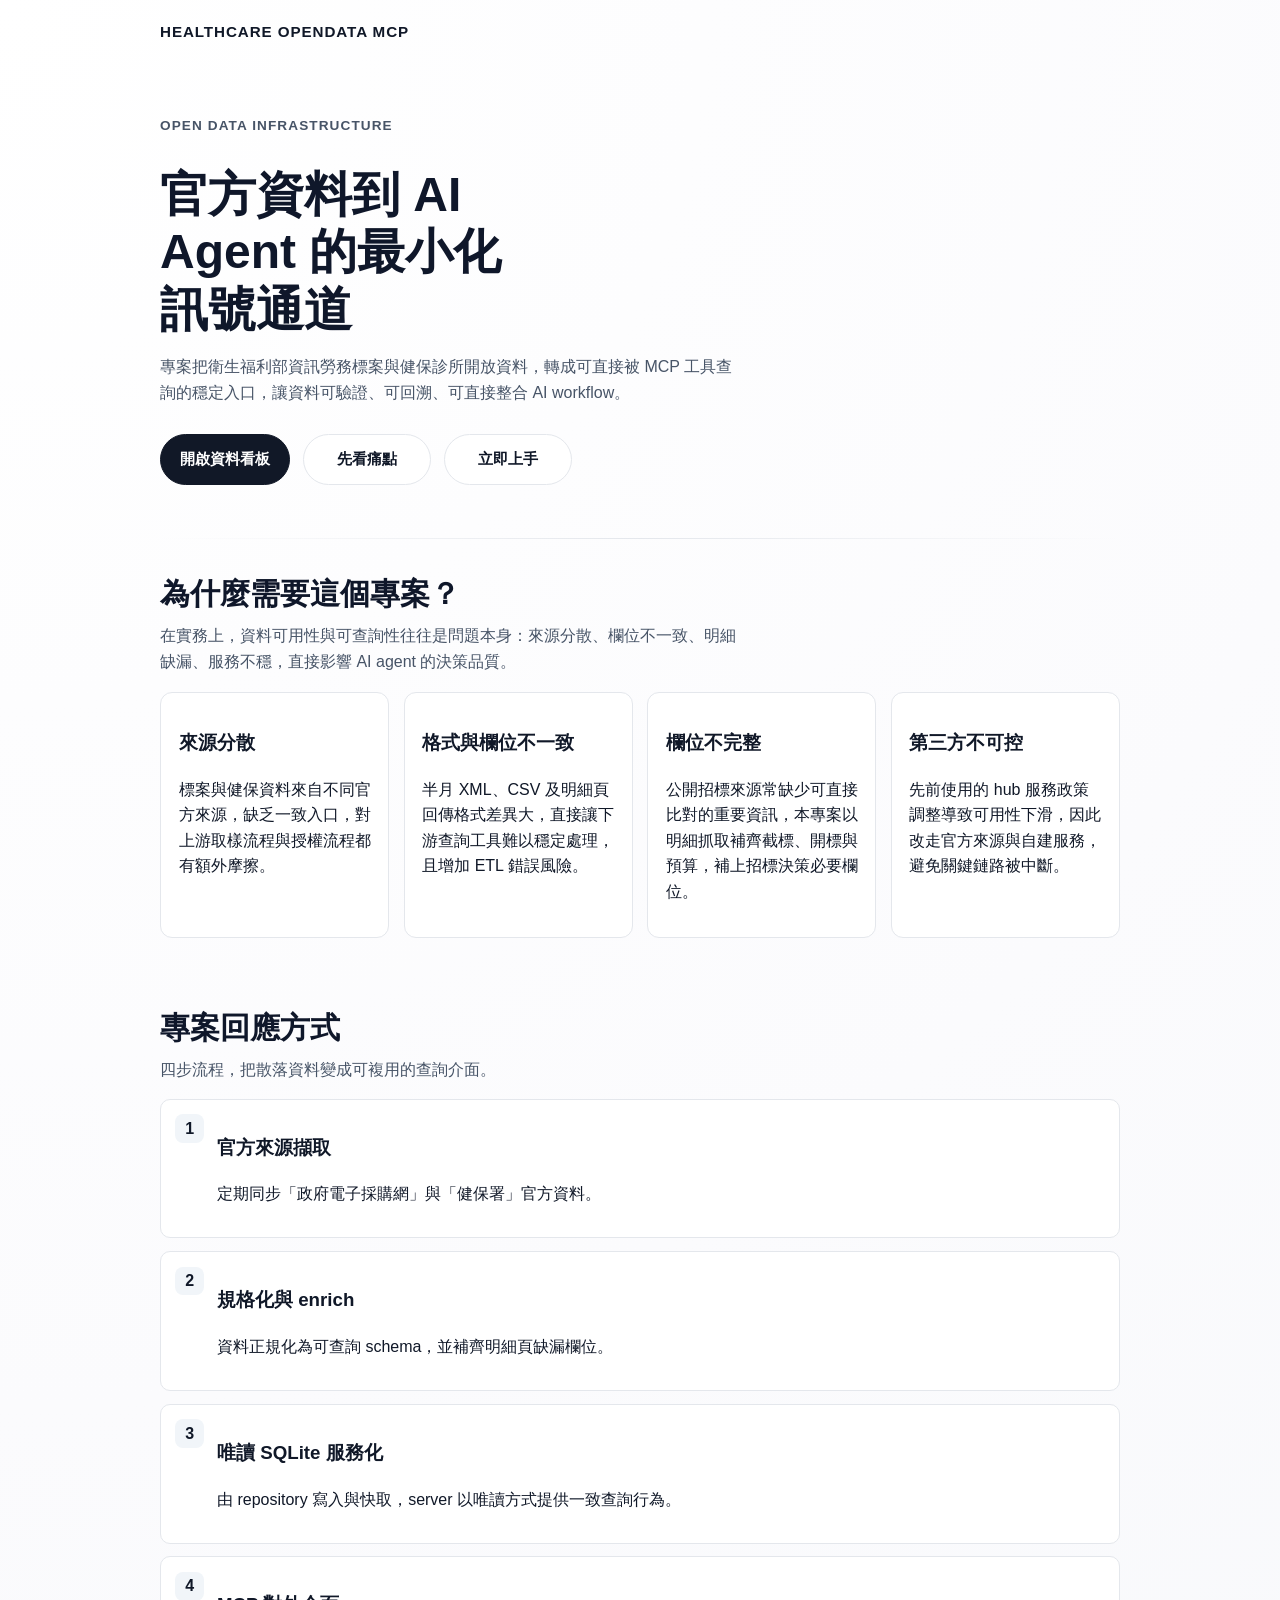
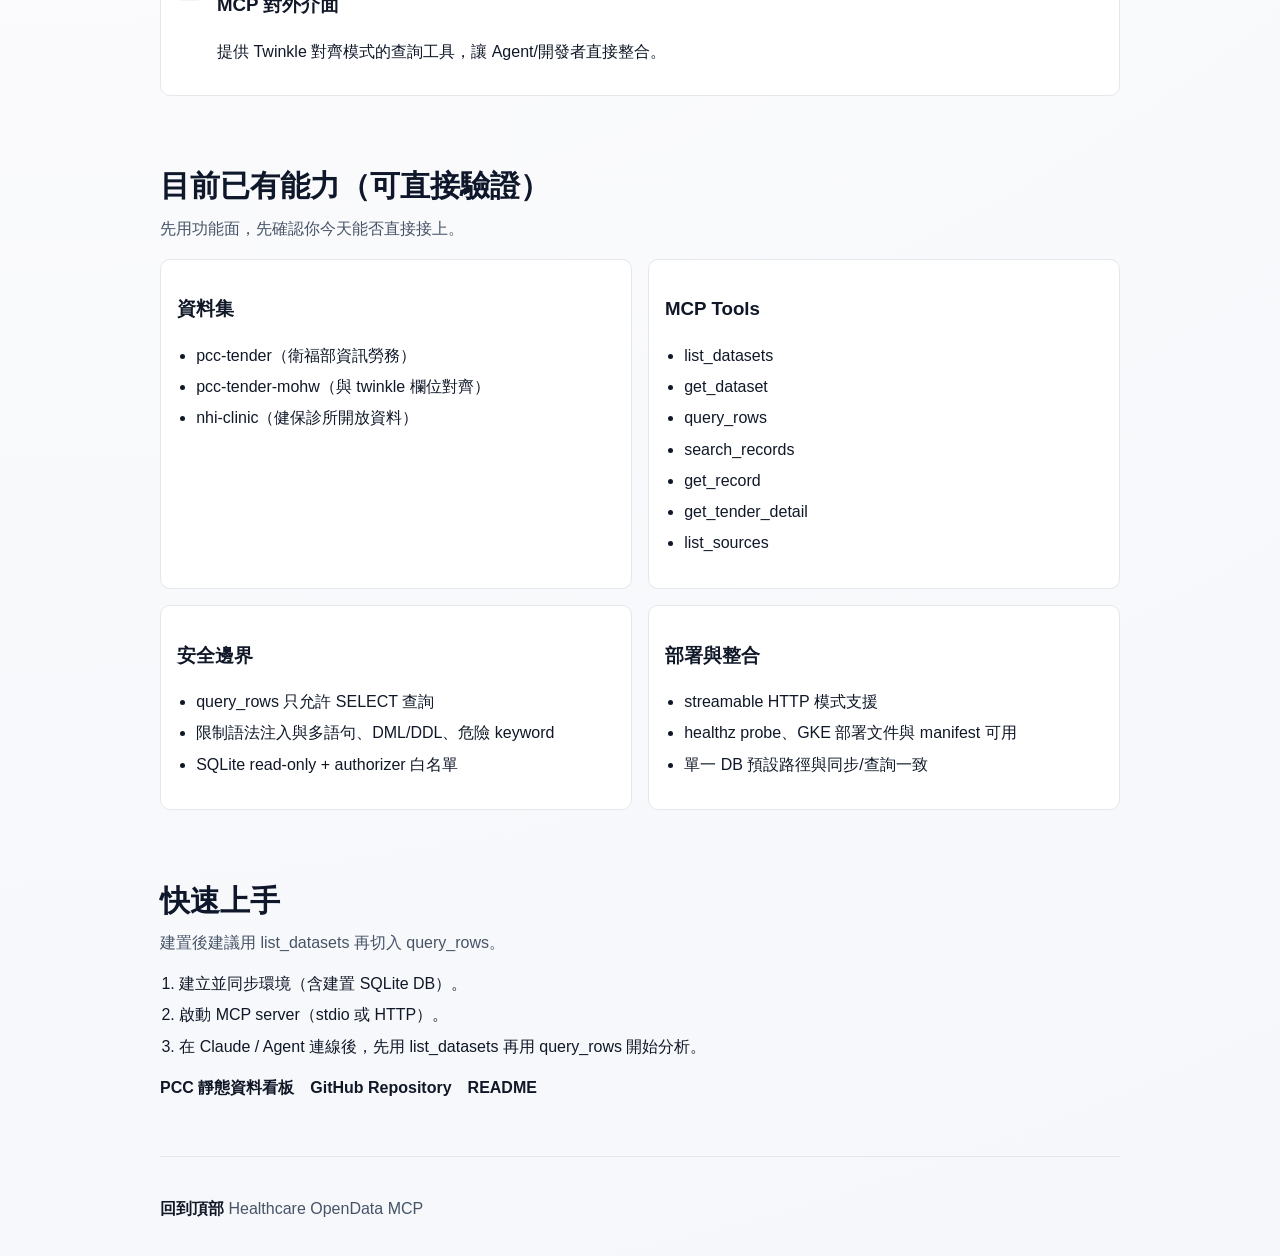
<file: docs/index.html>
<!doctype html>
<html lang="zh-Hant">
<head>
  <meta charset="UTF-8" />
  <meta name="viewport" content="width=device-width, initial-scale=1.0" />
  <title>Healthcare OpenData MCP | 問題導向入口</title>
  <meta name="description" content="衛生福利部資訊勞務標案與健保診所開放資料的 MCP 工具，聚焦 Twinkle Hub query_rows 相容的可靠資料存取。" />
  <link rel="stylesheet" href="styles.css" />
  <meta name="version" content="minimal-frontend-2026-07-06" />
</head>
<body>
  <header class="topbar">
    <a href="#top">Healthcare OpenData MCP</a>
  </header>
  <main class="page">
    <section class="hero" id="top">
      <p class="eyebrow">Open Data Infrastructure</p>
      <h1>官方資料到 AI Agent 的最小化訊號通道</h1>
      <p>
        專案把衛生福利部資訊勞務標案與健保診所開放資料，轉成可直接被 MCP 工具查詢的穩定入口，讓資料可驗證、可回溯、可直接整合 AI workflow。
      </p>
      <div class="hero-actions">
        <a class="btn btn-primary" href="dashboard/">開啟資料看板</a>
        <a class="btn btn-outline" href="#problem">先看痛點</a>
        <a class="btn btn-outline" href="#get-started">立即上手</a>
      </div>
    </section>

    <section class="container" id="problem">
      <div class="section-head">
        <h2>為什麼需要這個專案？</h2>
        <p class="section-intro">
          在實務上，資料可用性與可查詢性往往是問題本身：來源分散、欄位不一致、明細缺漏、服務不穩，直接影響 AI agent 的決策品質。
        </p>
      </div>
      <div class="cards">
        <article class="card">
          <h3>來源分散</h3>
          <p>標案與健保資料來自不同官方來源，缺乏一致入口，對上游取樣流程與授權流程都有額外摩擦。</p>
        </article>
        <article class="card">
          <h3>格式與欄位不一致</h3>
          <p>半月 XML、CSV 及明細頁回傳格式差異大，直接讓下游查詢工具難以穩定處理，且增加 ETL 錯誤風險。</p>
        </article>
        <article class="card">
          <h3>欄位不完整</h3>
          <p>公開招標來源常缺少可直接比對的重要資訊，本專案以明細抓取補齊截標、開標與預算，補上招標決策必要欄位。</p>
        </article>
        <article class="card">
          <h3>第三方不可控</h3>
          <p>先前使用的 hub 服務政策調整導致可用性下滑，因此改走官方來源與自建服務，避免關鍵鏈路被中斷。</p>
        </article>
      </div>
    </section>

    <section class="container" id="response">
      <div class="section-head">
        <h2>專案回應方式</h2>
        <p class="section-intro">四步流程，把散落資料變成可複用的查詢介面。</p>
      </div>
      <ol class="flow">
        <li>
          <span>1</span>
          <div>
            <h3>官方來源擷取</h3>
            <p>定期同步「政府電子採購網」與「健保署」官方資料。</p>
          </div>
        </li>
        <li>
          <span>2</span>
          <div>
            <h3>規格化與 enrich</h3>
            <p>資料正規化為可查詢 schema，並補齊明細頁缺漏欄位。</p>
          </div>
        </li>
        <li>
          <span>3</span>
          <div>
            <h3>唯讀 SQLite 服務化</h3>
            <p>由 repository 寫入與快取，server 以唯讀方式提供一致查詢行為。</p>
          </div>
        </li>
        <li>
          <span>4</span>
          <div>
            <h3>MCP 對外介面</h3>
            <p>提供 Twinkle 對齊模式的查詢工具，讓 Agent/開發者直接整合。</p>
          </div>
        </li>
      </ol>
    </section>

    <section class="container" id="capabilities">
      <div class="section-head">
        <h2>目前已有能力（可直接驗證）</h2>
        <p class="section-intro">先用功能面，先確認你今天能否直接接上。</p>
      </div>
      <div class="cap-grid">
        <article>
          <h3>資料集</h3>
          <ul>
            <li>pcc-tender（衛福部資訊勞務）</li>
            <li>pcc-tender-mohw（與 twinkle 欄位對齊）</li>
            <li>nhi-clinic（健保診所開放資料）</li>
          </ul>
        </article>
        <article>
          <h3>MCP Tools</h3>
          <ul>
            <li>list_datasets</li>
            <li>get_dataset</li>
            <li>query_rows</li>
            <li>search_records</li>
            <li>get_record</li>
            <li>get_tender_detail</li>
            <li>list_sources</li>
          </ul>
        </article>
        <article>
          <h3>安全邊界</h3>
          <ul>
            <li>query_rows 只允許 SELECT 查詢</li>
            <li>限制語法注入與多語句、DML/DDL、危險 keyword</li>
            <li>SQLite read-only + authorizer 白名單</li>
          </ul>
        </article>
        <article>
          <h3>部署與整合</h3>
          <ul>
            <li>streamable HTTP 模式支援</li>
            <li>healthz probe、GKE 部署文件與 manifest 可用</li>
            <li>單一 DB 預設路徑與同步/查詢一致</li>
          </ul>
        </article>
      </div>
    </section>

    <section class="container" id="get-started">
      <div class="section-head">
        <h2>快速上手</h2>
        <p class="section-intro">建置後建議用 list_datasets 再切入 query_rows。</p>
      </div>
      <ol>
        <li>建立並同步環境（含建置 SQLite DB）。</li>
        <li>啟動 MCP server（stdio 或 HTTP）。</li>
        <li>在 Claude / Agent 連線後，先用 list_datasets 再用 query_rows 開始分析。</li>
      </ol>
      <div class="links">
        <a href="dashboard/">PCC 靜態資料看板</a>
        <a href="https://github.com/trionnemesis/healthcare-opendata-mcp">GitHub Repository</a>
        <a href="https://github.com/trionnemesis/healthcare-opendata-mcp/blob/master/README.md">README</a>
      </div>
    </section>
  </main>

  <footer>
    <a href="#top">回到頂部</a>
    <span>Healthcare OpenData MCP</span>
  </footer>
</body>
</html>
</file>
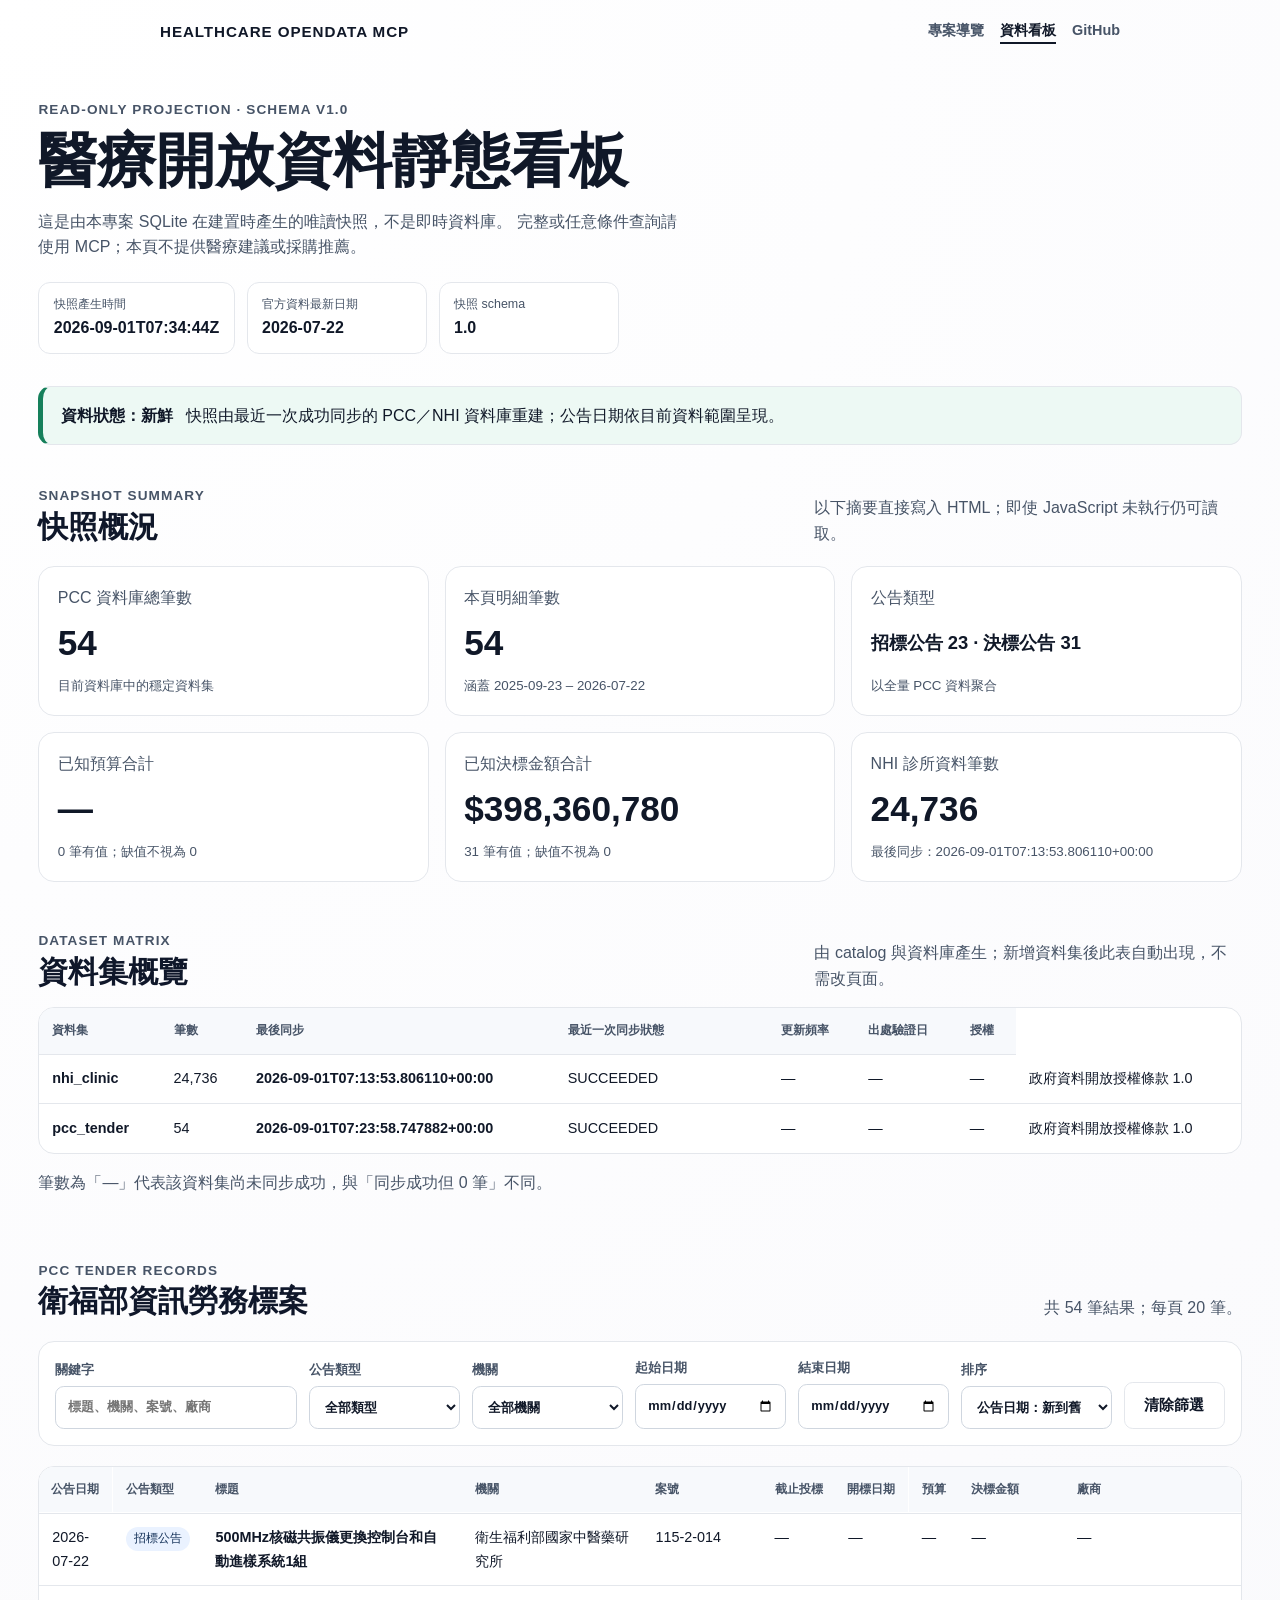
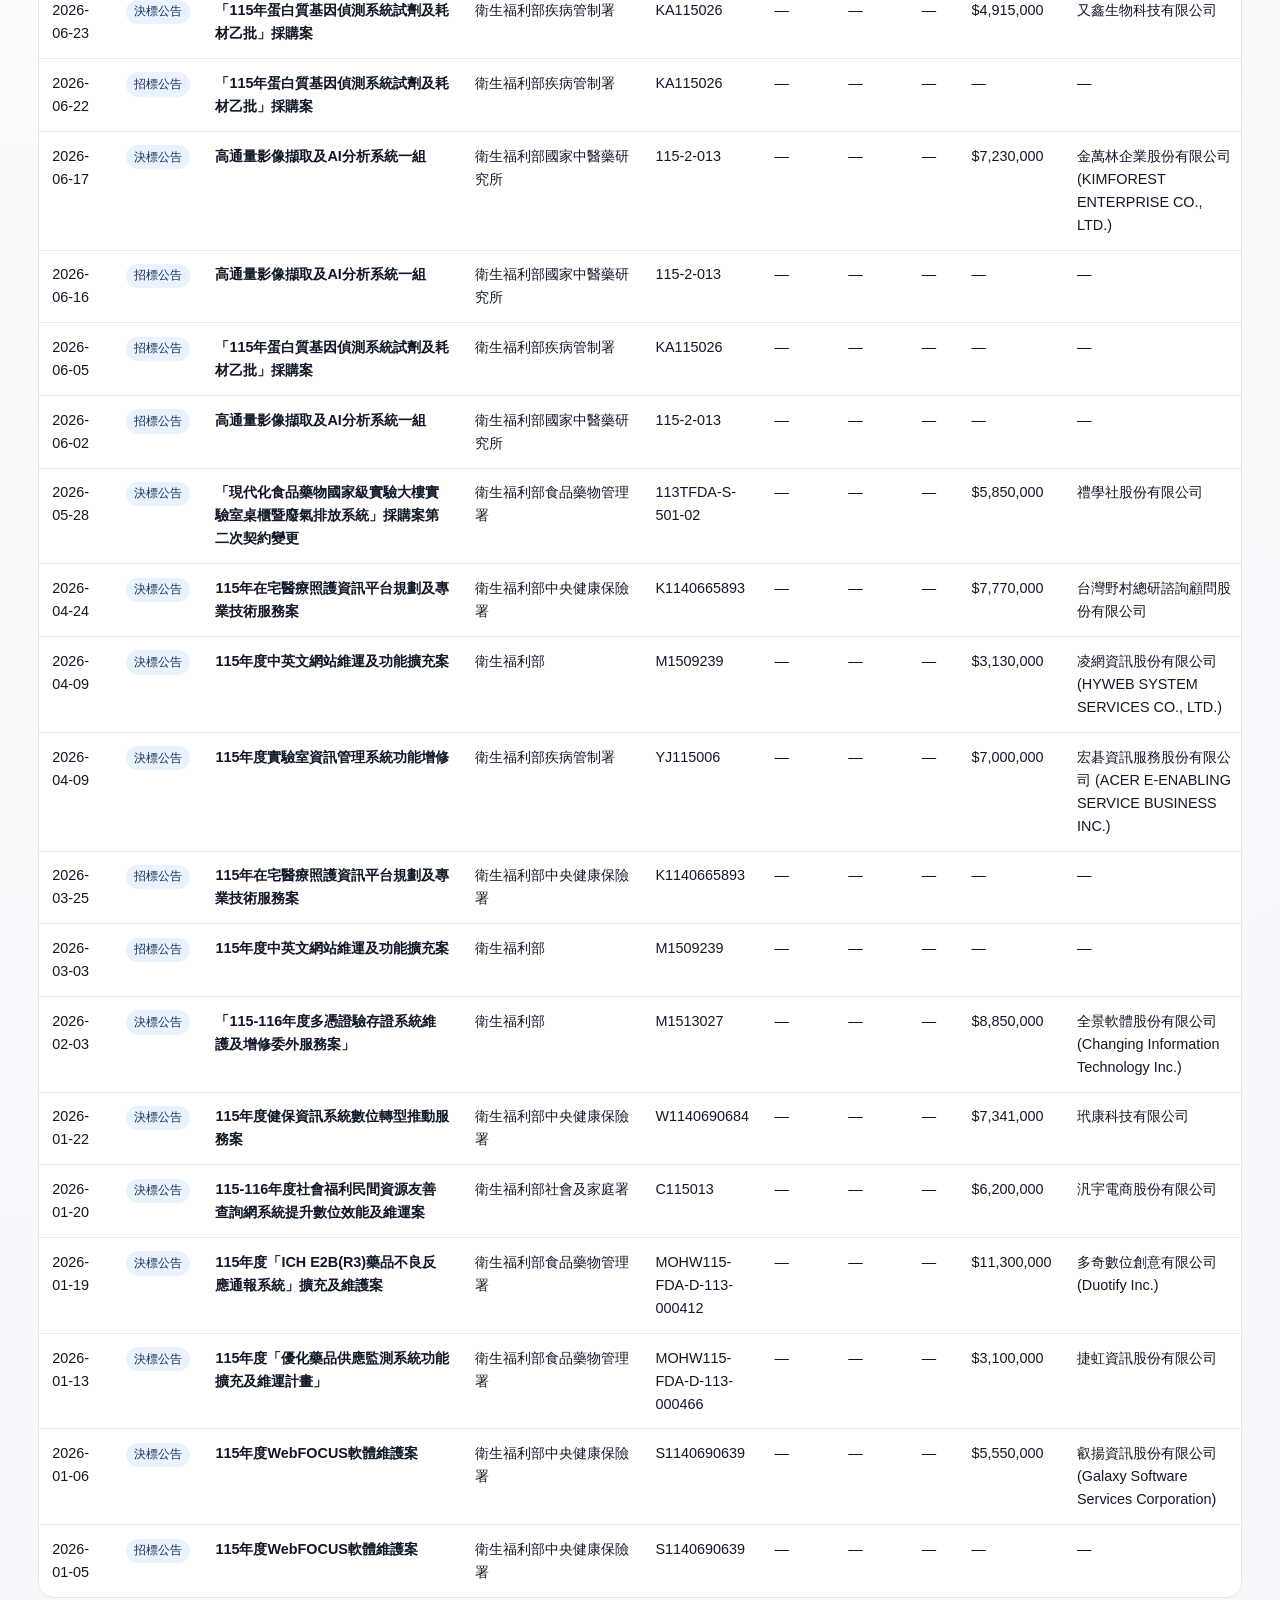
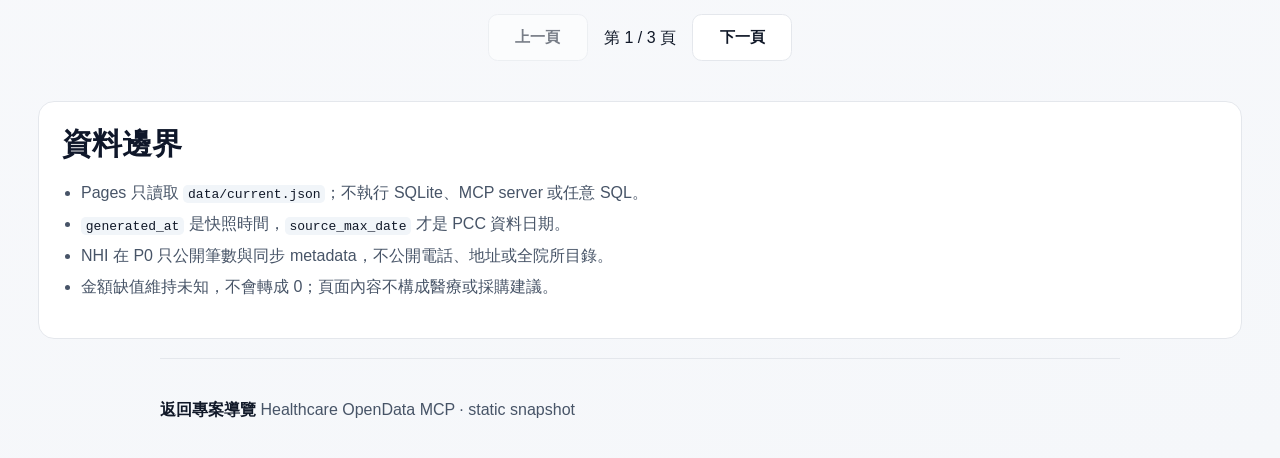
<file: docs/dashboard/index.html>
<!doctype html>
<html lang="zh-Hant">
<head>
  <meta charset="UTF-8" />
  <meta name="viewport" content="width=device-width, initial-scale=1.0" />
  <title>Healthcare OpenData MCP | 資料看板</title>
  <meta name="description" content="Healthcare OpenData MCP 的 PCC 靜態資料快照、狀態與查詢看板。" />
  <link rel="stylesheet" href="../styles.css" />
  <link rel="stylesheet" href="../assets/dashboard.css" />
  <script defer src="../assets/dashboard.js"></script>
</head>
<body>
  <a class="skip-link" href="#main">跳至主要內容</a>
  <header class="topbar dashboard-topbar">
    <a href="../">Healthcare OpenData MCP</a>
    <nav aria-label="主要導覽">
      <a href="../">專案導覽</a>
      <a aria-current="page" href="./">資料看板</a>
      <a href="https://github.com/trionnemesis/healthcare-opendata-mcp">GitHub</a>
    </nav>
  </header>

  <main class="dashboard-page" id="main">
    <section class="dashboard-hero">
      <p class="eyebrow">Read-only projection · schema v1.0</p>
      <h1>醫療開放資料靜態看板</h1>
      <p>
        這是由本專案 SQLite 在建置時產生的唯讀快照，不是即時資料庫。
        完整或任意條件查詢請使用 MCP；本頁不提供醫療建議或採購推薦。
      </p>
      <dl class="snapshot-meta">
        <div><dt>快照產生時間</dt><dd id="generated-at">2026-09-01T07:34:44Z</dd></div>
        <div><dt>官方資料最新日期</dt><dd id="source-max-date">2026-07-22</dd></div>
        <div><dt>快照 schema</dt><dd id="schema-version">1.0</dd></div>
      </dl>
    </section>

    <aside
      class="data-status data-status--fresh"
      id="data-status"
      data-state="fresh"
      role="status"
      aria-live="polite"
    >
      <strong id="status-label">資料狀態：fresh</strong>
      <span id="status-message">快照由最近一次成功同步的 PCC／NHI 資料庫重建；公告日期依目前資料範圍呈現。</span>
    </aside>

    <section class="dashboard-section" aria-labelledby="summary-heading">
      <div class="section-head dashboard-heading">
        <div>
          <p class="eyebrow">Snapshot summary</p>
          <h2 id="summary-heading">快照概況</h2>
        </div>
        <p>以下摘要直接寫入 HTML；即使 JavaScript 未執行仍可讀取。</p>
      </div>
      <div class="kpi-grid">
        <article class="kpi-card">
          <span>PCC 資料庫總筆數</span>
          <strong id="pcc-row-count">54</strong>
          <small>目前資料庫中的穩定資料集</small>
        </article>
        <article class="kpi-card">
          <span>本頁明細筆數</span>
          <strong id="snapshot-row-count">54</strong>
          <small id="date-range">涵蓋 2025-09-23 – 2026-07-22</small>
        </article>
        <article class="kpi-card">
          <span>公告類型</span>
          <strong class="kpi-text" id="announcement-summary">招標公告 23 · 決標公告 31</strong>
          <small>以全量 PCC 資料聚合</small>
        </article>
        <article class="kpi-card">
          <span>已知預算合計</span>
          <strong id="budget-summary">無可用金額</strong>
          <small><span id="budget-known-count">0</span> 筆有值；缺值不視為 0</small>
        </article>
        <article class="kpi-card">
          <span>已知決標金額合計</span>
          <strong id="award-summary">NT$ 398,360,780</strong>
          <small><span id="award-known-count">31</span> 筆有值；缺值不視為 0</small>
        </article>
        <article class="kpi-card">
          <span>NHI 診所資料筆數</span>
          <strong id="nhi-row-count">24,736</strong>
          <small>最後同步：<span id="nhi-fetched-at">2026-09-01T07:13:53.806110+00:00</span></small>
        </article>
      </div>
    </section>

    <section class="dashboard-section" aria-labelledby="datasets-heading">
      <div class="section-head dashboard-heading">
        <div>
          <p class="eyebrow">Dataset matrix</p>
          <h2 id="datasets-heading">資料集概覽</h2>
        </div>
        <p>由 catalog 與資料庫產生；新增資料集後此表自動出現，不需改頁面。</p>
      </div>

      <div class="table-shell" tabindex="0" role="region" aria-label="資料集概覽，可水平捲動">
        <table class="matrix-table">
          <thead>
            <tr>
              <th scope="col">資料集</th>
              <th scope="col">筆數</th>
              <th scope="col">最後同步</th>
              <th scope="col">最近一次同步狀態</th>
              <th scope="col">更新頻率</th>
              <th scope="col">出處驗證日</th>
              <th scope="col">授權</th>
            </tr>
          </thead>
          <tbody id="dataset-matrix-body">
            <tr><td colspan="7">資料集矩陣需要 JavaScript；上方快照摘要仍可讀取。</td></tr>
          </tbody>
        </table>
      </div>
      <p class="runtime-note">筆數為「—」代表該資料集尚未同步成功，與「同步成功但 0 筆」不同。</p>
    </section>

    <section class="dashboard-section" aria-labelledby="records-heading">
      <div class="section-head dashboard-heading">
        <div>
          <p class="eyebrow">PCC tender records</p>
          <h2 id="records-heading">衛福部資訊勞務標案</h2>
        </div>
        <p id="result-count">載入快照後可搜尋、篩選、排序與分頁。</p>
      </div>

      <form class="filters" id="filters" aria-label="PCC 資料篩選">
        <label>
          <span>關鍵字</span>
          <input disabled id="keyword" type="search" placeholder="標題、機關、案號、廠商" autocomplete="off" />
        </label>
        <label>
          <span>公告類型</span>
          <select disabled id="announcement-type"><option value="">全部類型</option></select>
        </label>
        <label>
          <span>機關</span>
          <select disabled id="agency"><option value="">全部機關</option></select>
        </label>
        <label>
          <span>起始日期</span>
          <input disabled id="date-from" type="date" />
        </label>
        <label>
          <span>結束日期</span>
          <input disabled id="date-to" type="date" />
        </label>
        <label>
          <span>排序</span>
          <select disabled id="sort-order">
            <option value="date-desc">公告日期：新到舊</option>
            <option value="date-asc">公告日期：舊到新</option>
            <option value="budget-desc">預算：高到低</option>
            <option value="award-desc">決標金額：高到低</option>
          </select>
        </label>
        <button disabled class="btn btn-outline filter-reset" id="reset-filters" type="reset">清除篩選</button>
      </form>

      <div class="table-shell" tabindex="0" role="region" aria-label="PCC 標案明細，可水平捲動">
        <table>
          <thead>
            <tr>
              <th scope="col">公告日期</th>
              <th scope="col">公告類型</th>
              <th scope="col">標題</th>
              <th scope="col">機關</th>
              <th scope="col">案號</th>
              <th scope="col">截止投標</th>
              <th scope="col">開標日期</th>
              <th scope="col">預算</th>
              <th scope="col">決標金額</th>
              <th scope="col">廠商</th>
            </tr>
          </thead>
          <tbody id="records-body">
            <tr><td colspan="10">明細互動需要 JavaScript；上方快照摘要仍可讀取。</td></tr>
          </tbody>
        </table>
      </div>

      <div class="pagination" aria-label="結果分頁">
        <button disabled class="btn btn-outline" id="previous-page" type="button">上一頁</button>
        <span id="page-status">第 1 頁</span>
        <button disabled class="btn btn-outline" id="next-page" type="button">下一頁</button>
      </div>
      <noscript><p class="runtime-note">JavaScript 已停用，因此只顯示建置時摘要；完整查詢請使用 MCP。</p></noscript>
    </section>

    <section class="dashboard-section limitations" aria-labelledby="limits-heading">
      <h2 id="limits-heading">資料邊界</h2>
      <ul>
        <li>Pages 只讀取 <code>data/current.json</code>；不執行 SQLite、MCP server 或任意 SQL。</li>
        <li><code>generated_at</code> 是快照時間，<code>source_max_date</code> 才是 PCC 資料日期。</li>
        <li>NHI 在 P0 只公開筆數與同步 metadata，不公開電話、地址或全院所目錄。</li>
        <li>金額缺值維持未知，不會轉成 0；頁面內容不構成醫療或採購建議。</li>
      </ul>
    </section>
  </main>

  <footer>
    <a href="../">返回專案導覽</a>
    <span>Healthcare OpenData MCP · static snapshot</span>
  </footer>
</body>
</html>
</file>
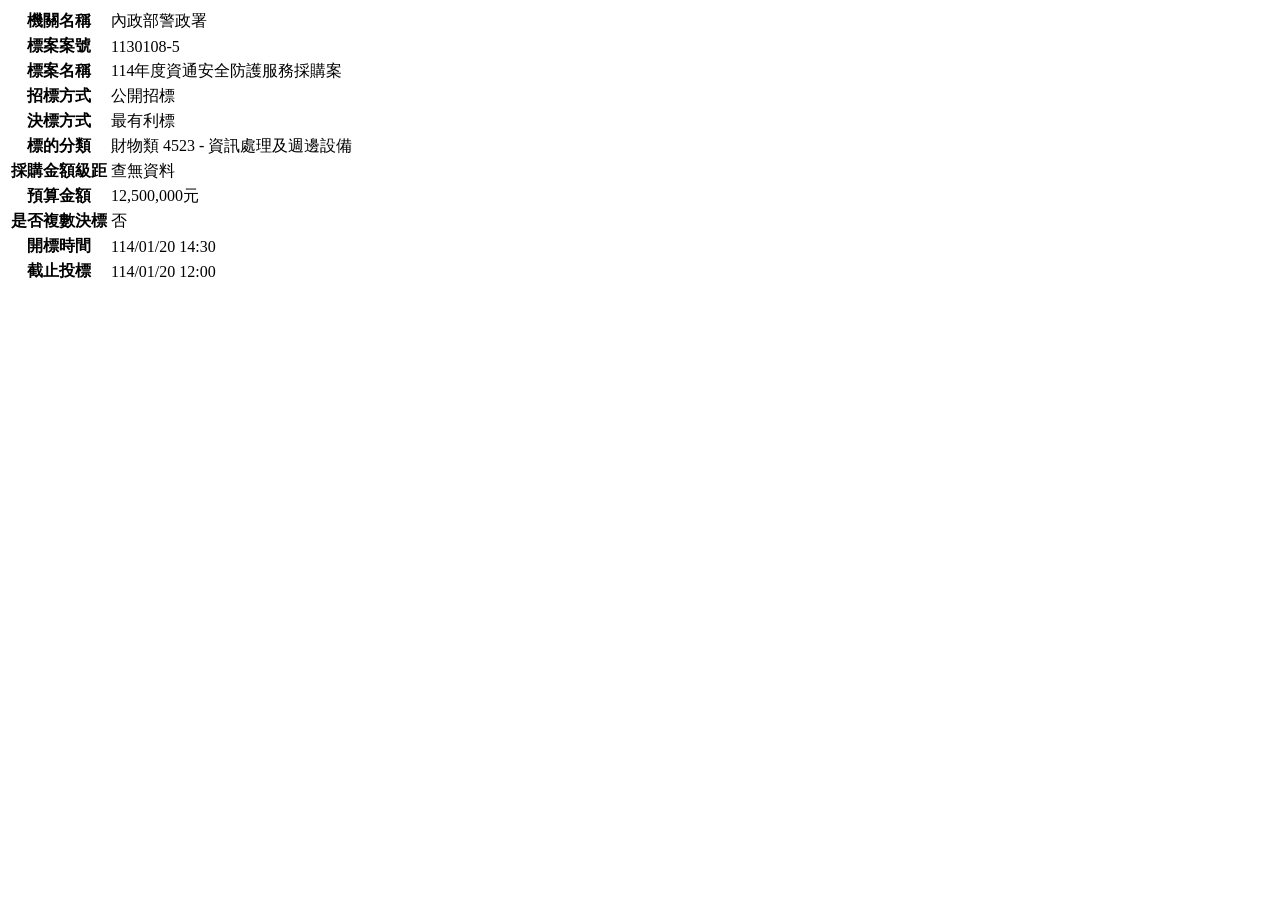
<file: tests/adapters/fixtures/pcc_detail_synthetic.html>
<!-- 代表性「招標公告」明細頁片段 (web.pcc.gov.tw 版面結構) -->
<html lang="zh-TW">
<head><title>政府電子採購網-招標公告</title></head>
<body>
<form id="form1">
  <table class="table_block tender_table">
    <tbody>
      <tr><th>機關名稱</th><td>內政部警政署</td></tr>
      <tr><th>標案案號</th><td>1130108-5</td></tr>
      <tr><th>標案名稱</th><td>114年度資通安全防護服務採購案</td></tr>
      <tr><th>招標方式</th><td>公開招標</td></tr>
      <tr><th>決標方式</th><td>最有利標</td></tr>
      <tr><th>標的分類</th><td>
        <span>財物類</span>
        <span>4523 - 資訊處理及週邊設備</span>
      </td></tr>
      <tr><th>採購金額級距</th><td>查無資料</td></tr>
      <tr><th>預算金額</th><td>12,500,000元</td></tr>
      <tr><th>是否複數決標</th><td>否</td></tr>
      <tr><th>開標時間</th><td>114/01/20 14:30</td></tr>
      <tr><th>截止投標</th><td>114/01/20 12:00</td></tr>
    </tbody>
  </table>
</form>
</body>
</html>
</file>
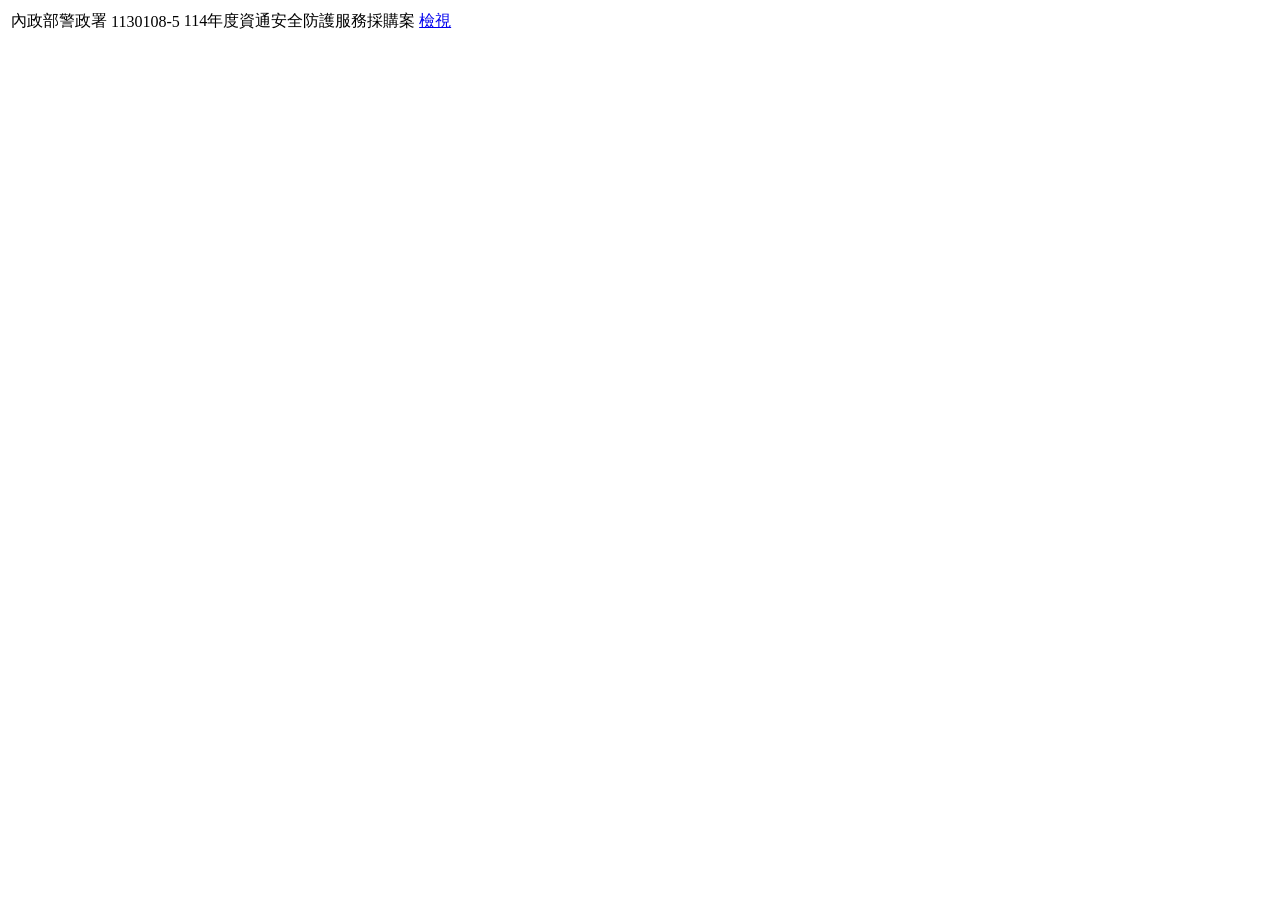
<file: tests/adapters/fixtures/pcc_search_result.html>
<!-- 代表性「標案搜尋結果」片段 — 反查 org_id 用 (明細頁連結帶 pkPmsMain/orgId) -->
<html lang="zh-TW">
<head><title>政府電子採購網-查詢結果</title></head>
<body>
<table class="table_block">
  <tbody>
    <tr>
      <td>內政部警政署</td>
      <td>1130108-5</td>
      <td>114年度資通安全防護服務採購案</td>
      <td>
        <a href="/tps/tender/common/bulletion/readBulletion?pkPmsMain=53000000&orgId=3.80.11&caseNo=1130108-5">
          檢視
        </a>
      </td>
    </tr>
  </tbody>
</table>
</body>
</html>
</file>
<file: docs/styles.css>
:root {
  --bg: #fbfbfd;
  --panel: #ffffff;
  --ink: #101828;
  --muted: #475467;
  --line: #e4e7ec;
  --primary: #0f172a;
  --accent: #111827;
  --accent-soft: #f1f5f9;
}

*,
*::before,
*::after {
  box-sizing: border-box;
}

html,
body {
  margin: 0;
  padding: 0;
  font-family: "Inter", "Noto Sans TC", "PingFang TC", "Microsoft JhengHei", sans-serif;
  color: var(--ink);
  background: radial-gradient(circle at 0% 0%, #ffffff 0%, var(--bg) 45%, #f5f7fa 100%);
  line-height: 1.6;
  text-rendering: optimizeLegibility;
}

main {
  width: min(960px, 92vw);
  margin: 0 auto;
}

.container {
  padding: 2.2rem 0;
}

.hero {
  color: var(--primary);
  padding: 4.2rem 0 3.4rem;
  position: relative;
}

.topbar {
  width: min(960px, 92vw);
  margin: 0 auto;
  padding: 1.2rem 0 0.2rem;
}

.topbar a {
  text-decoration: none;
  color: var(--ink);
  font-size: 0.95rem;
  letter-spacing: 0.06em;
  text-transform: uppercase;
  font-weight: 700;
}

.hero::after {
  content: "";
  position: absolute;
  inset: auto 0 0 0;
  height: 1px;
  background: linear-gradient(90deg, transparent, var(--line), transparent);
}

.hero p {
  color: var(--muted);
  max-width: 66ch;
  margin-bottom: 1.8rem;
}

.hero h1 {
  margin: 0.5rem 0 0.8rem;
  font-size: clamp(1.9rem, 4vw, 3rem);
  max-width: 14ch;
  line-height: 1.2;
}

.eyebrow {
  margin: 0;
  font-weight: 700;
  letter-spacing: 0.08em;
  color: var(--muted);
  text-transform: uppercase;
  font-size: 0.85rem;
}

.hero-actions {
  display: flex;
  gap: 0.8rem;
  flex-wrap: wrap;
}

.btn {
  display: inline-flex;
  align-items: center;
  justify-content: center;
  min-width: 128px;
  padding: 0.75rem 1.2rem;
  text-decoration: none;
  font-size: 0.95rem;
  font-weight: 600;
  border-radius: 999px;
  transition: all 0.2s ease;
}

.btn-primary {
  background: var(--accent);
  color: #fff;
  border: 1px solid var(--accent);
}

.btn-outline {
  color: var(--ink);
  background: #fff;
  border: 1px solid var(--line);
}

.btn:hover {
  transform: translateY(-1px);
}

.section-head {
  margin-bottom: 1rem;
}

h2 {
  margin: 0;
  color: var(--primary);
  font-size: clamp(1.4rem, 2.8vw, 1.9rem);
  line-height: 1.3;
}

.section-intro {
  color: var(--muted);
  margin: 0.6rem 0 0;
  max-width: 66ch;
}

.cards {
  display: grid;
  gap: 0.9rem;
  grid-template-columns: repeat(4, 1fr);
  margin-top: 1.1rem;
}

.card {
  background: var(--panel);
  border: 1px solid var(--line);
  border-radius: 12px;
  padding: 1rem 1.1rem;
}

.flow {
  list-style: none;
  margin: 0;
  padding: 0;
  display: grid;
  gap: 0.8rem;
  margin-top: 1rem;
}

.flow li {
  display: flex;
  gap: 0.8rem;
  align-items: flex-start;
  background: var(--panel);
  border: 1px solid var(--line);
  border-radius: 10px;
  padding: 0.9rem;
  margin: 0;
}

.flow li span {
  width: 1.8rem;
  height: 1.8rem;
  border-radius: 8px;
  background: var(--accent-soft);
  display: grid;
  place-items: center;
  color: var(--ink);
  font-weight: 700;
  flex-shrink: 0;
}

.cap-grid {
  display: grid;
  gap: 1rem;
  grid-template-columns: repeat(2, 1fr);
  margin-top: 1.1rem;
}

.cap-grid article {
  background: var(--panel);
  border: 1px solid var(--line);
  padding: 1rem;
  border-radius: 10px;
}

ol {
  margin: 1rem 0 0;
  padding-left: 1.2rem;
}

li + li {
  margin-top: 0.35rem;
}

ul {
  padding-left: 1.2rem;
}

.links {
  display: flex;
  gap: 1rem;
  flex-wrap: wrap;
  margin-top: 1rem;
}

.links a,
footer a,
.links a {
  color: var(--ink);
  font-weight: 600;
  text-decoration: none;
  border-bottom: 1px solid transparent;
}

.links a:hover,
footer a:hover,
a:focus-visible,
button:focus-visible {
  outline: 3px solid #d1dbe8;
  outline-offset: 2px;
}

.links a:hover,
footer a:hover {
  border-bottom-color: var(--ink);
}

footer {
  width: min(960px, 92vw);
  margin: 0 auto;
  color: var(--muted);
  padding: 2.4rem 0 2.2rem;
  border-top: 1px solid var(--line);
  margin-top: 1.2rem;
}

@media (max-width: 900px) {
  .cards {
    grid-template-columns: repeat(2, 1fr);
  }

  .cap-grid {
    grid-template-columns: 1fr;
  }
}

@media (max-width: 560px) {
  .cards {
    grid-template-columns: 1fr;
  }

  .hero {
    padding-top: 3.2rem;
  }

  .topbar {
    padding-top: 0.9rem;
  }

  .hero h1 {
    font-size: clamp(1.6rem, 7vw, 2.2rem);
  }
}

@media (prefers-reduced-motion: reduce) {
  * {
    animation: none !important;
    transition: none !important;
  }
}
</file>
<file: docs/assets/dashboard.css>
.skip-link {
  position: absolute;
  left: 1rem;
  top: -5rem;
  z-index: 10;
  padding: 0.7rem 1rem;
  color: #fff;
  background: var(--primary);
  border-radius: 0.5rem;
}

.skip-link:focus {
  top: 1rem;
}

.dashboard-topbar {
  display: flex;
  align-items: center;
  justify-content: space-between;
  gap: 1rem;
}

.dashboard-topbar nav {
  display: flex;
  gap: 1rem;
  flex-wrap: wrap;
}

.dashboard-topbar nav a {
  color: var(--muted);
  font-size: 0.9rem;
  font-weight: 600;
  letter-spacing: 0;
  text-transform: none;
}

.dashboard-topbar nav a[aria-current="page"] {
  color: var(--ink);
  border-bottom: 2px solid var(--ink);
}

.dashboard-page {
  width: min(1240px, 94vw);
}

.dashboard-hero {
  padding: 3.2rem 0 2rem;
}

.dashboard-hero h1 {
  margin: 0.45rem 0 0.8rem;
  font-size: clamp(2rem, 5vw, 3.7rem);
  line-height: 1.1;
}

.dashboard-hero > p:not(.eyebrow) {
  max-width: 72ch;
  color: var(--muted);
}

.snapshot-meta {
  display: flex;
  gap: 0.75rem;
  flex-wrap: wrap;
  margin: 1.4rem 0 0;
}

.snapshot-meta div {
  min-width: 180px;
  padding: 0.75rem 0.9rem;
  background: var(--panel);
  border: 1px solid var(--line);
  border-radius: 0.75rem;
}

.snapshot-meta dt,
.snapshot-meta dd {
  margin: 0;
}

.snapshot-meta dt {
  color: var(--muted);
  font-size: 0.78rem;
}

.snapshot-meta dd {
  font-weight: 700;
  overflow-wrap: anywhere;
}

.data-status {
  display: grid;
  grid-template-columns: max-content 1fr;
  gap: 0.8rem;
  align-items: center;
  padding: 1rem 1.1rem;
  border: 1px solid var(--line);
  border-left-width: 5px;
  border-radius: 0.8rem;
  background: var(--panel);
}

.data-status--fresh {
  border-left-color: #16805b;
  background: #edf9f4;
}

.data-status--stale,
.data-status--degraded,
.data-status--empty {
  border-left-color: #b36b00;
  background: #fff8e8;
}

.data-status--error {
  border-left-color: #b42318;
  background: #fff1f0;
}

.dashboard-section {
  padding: 2.5rem 0 0.5rem;
}

.dashboard-heading {
  display: flex;
  justify-content: space-between;
  gap: 1.5rem;
  align-items: end;
}

.dashboard-heading > p {
  max-width: 48ch;
  margin: 0;
  color: var(--muted);
}

.kpi-grid {
  display: grid;
  grid-template-columns: repeat(3, minmax(0, 1fr));
  gap: 1rem;
  margin-top: 1.2rem;
}

.kpi-card {
  display: flex;
  flex-direction: column;
  min-height: 150px;
  padding: 1.15rem;
  border: 1px solid var(--line);
  border-radius: 1rem;
  background: var(--panel);
}

.kpi-card > span,
.kpi-card small {
  color: var(--muted);
}

.kpi-card strong {
  margin: auto 0;
  font-size: clamp(1.55rem, 3vw, 2.2rem);
  line-height: 1.2;
}

.kpi-card .kpi-text {
  font-size: 1.15rem;
}

.filters {
  display: grid;
  grid-template-columns: 1.6fr repeat(5, minmax(130px, 1fr)) auto;
  gap: 0.75rem;
  align-items: end;
  margin: 1.25rem 0;
  padding: 1rem;
  border: 1px solid var(--line);
  border-radius: 1rem;
  background: var(--panel);
}

.filters label {
  display: grid;
  gap: 0.35rem;
  color: var(--muted);
  font-size: 0.8rem;
  font-weight: 700;
}

.filters input,
.filters select {
  width: 100%;
  min-height: 43px;
  padding: 0.65rem 0.7rem;
  color: var(--ink);
  background: #fff;
  border: 1px solid #cfd6df;
  border-radius: 0.55rem;
  font: inherit;
}

.filters input:focus-visible,
.filters select:focus-visible,
.table-shell:focus-visible {
  outline: 3px solid #b8d0f0;
  outline-offset: 2px;
}

.filter-reset {
  min-width: auto;
  min-height: 43px;
  border-radius: 0.55rem;
}

.table-shell {
  overflow-x: auto;
  border: 1px solid var(--line);
  border-radius: 1rem;
  background: var(--panel);
}

table {
  width: 100%;
  min-width: 1180px;
  border-collapse: collapse;
  font-size: 0.9rem;
}

/* 資料集矩陣只有 7 欄,套用 PCC 明細表的 1180px 會在桌機留下大片空白 */
.matrix-table {
  min-width: 720px;
}

.dataset-unknown {
  color: var(--muted);
}

th,
td {
  padding: 0.8rem;
  text-align: left;
  vertical-align: top;
  border-bottom: 1px solid var(--line);
}

th {
  position: sticky;
  top: 0;
  z-index: 1;
  color: var(--muted);
  background: #f7f9fc;
  font-size: 0.78rem;
  white-space: nowrap;
}

tbody tr:last-child td {
  border-bottom: 0;
}

td:nth-child(3) {
  min-width: 260px;
  font-weight: 650;
}

td:nth-child(4),
td:nth-child(10) {
  min-width: 180px;
}

.record-type {
  display: inline-flex;
  padding: 0.15rem 0.5rem;
  border-radius: 999px;
  color: #17345b;
  background: #eaf2ff;
  font-size: 0.76rem;
  white-space: nowrap;
}

.empty-row td {
  padding: 2rem;
  color: var(--muted);
  text-align: center;
}

.pagination {
  display: flex;
  align-items: center;
  justify-content: center;
  gap: 1rem;
  margin-top: 1rem;
}

.pagination .btn {
  min-width: 100px;
  border-radius: 0.6rem;
}

.pagination button:disabled,
.filters :disabled {
  cursor: not-allowed;
  opacity: 0.55;
}

.runtime-note,
.limitations {
  color: var(--muted);
}

.limitations {
  margin-top: 2rem;
  padding: 1.4rem;
  border: 1px solid var(--line);
  border-radius: 1rem;
  background: var(--panel);
}

.limitations code {
  color: var(--ink);
  background: var(--accent-soft);
  border-radius: 0.3rem;
  padding: 0.1rem 0.3rem;
}

@media (max-width: 1100px) {
  .filters {
    grid-template-columns: repeat(3, minmax(0, 1fr));
  }
}

@media (max-width: 760px) {
  .dashboard-topbar,
  .dashboard-heading {
    align-items: flex-start;
    flex-direction: column;
  }

  .dashboard-hero {
    padding-top: 2.4rem;
  }

  .data-status {
    grid-template-columns: 1fr;
    gap: 0.2rem;
  }

  .kpi-grid,
  .filters {
    grid-template-columns: 1fr 1fr;
  }
}

@media (max-width: 420px) {
  .dashboard-page {
    width: min(100% - 1.25rem, 1240px);
  }

  .dashboard-topbar {
    width: min(100% - 1.25rem, 960px);
  }

  .dashboard-topbar nav {
    gap: 0.65rem;
  }

  .snapshot-meta,
  .snapshot-meta div {
    width: 100%;
  }

  .kpi-grid,
  .filters {
    grid-template-columns: 1fr;
  }
}

@media print {
  .filters,
  .pagination,
  .dashboard-topbar nav,
  .skip-link {
    display: none;
  }

  body {
    background: #fff;
  }

  .table-shell {
    overflow: visible;
  }
}
</file>
